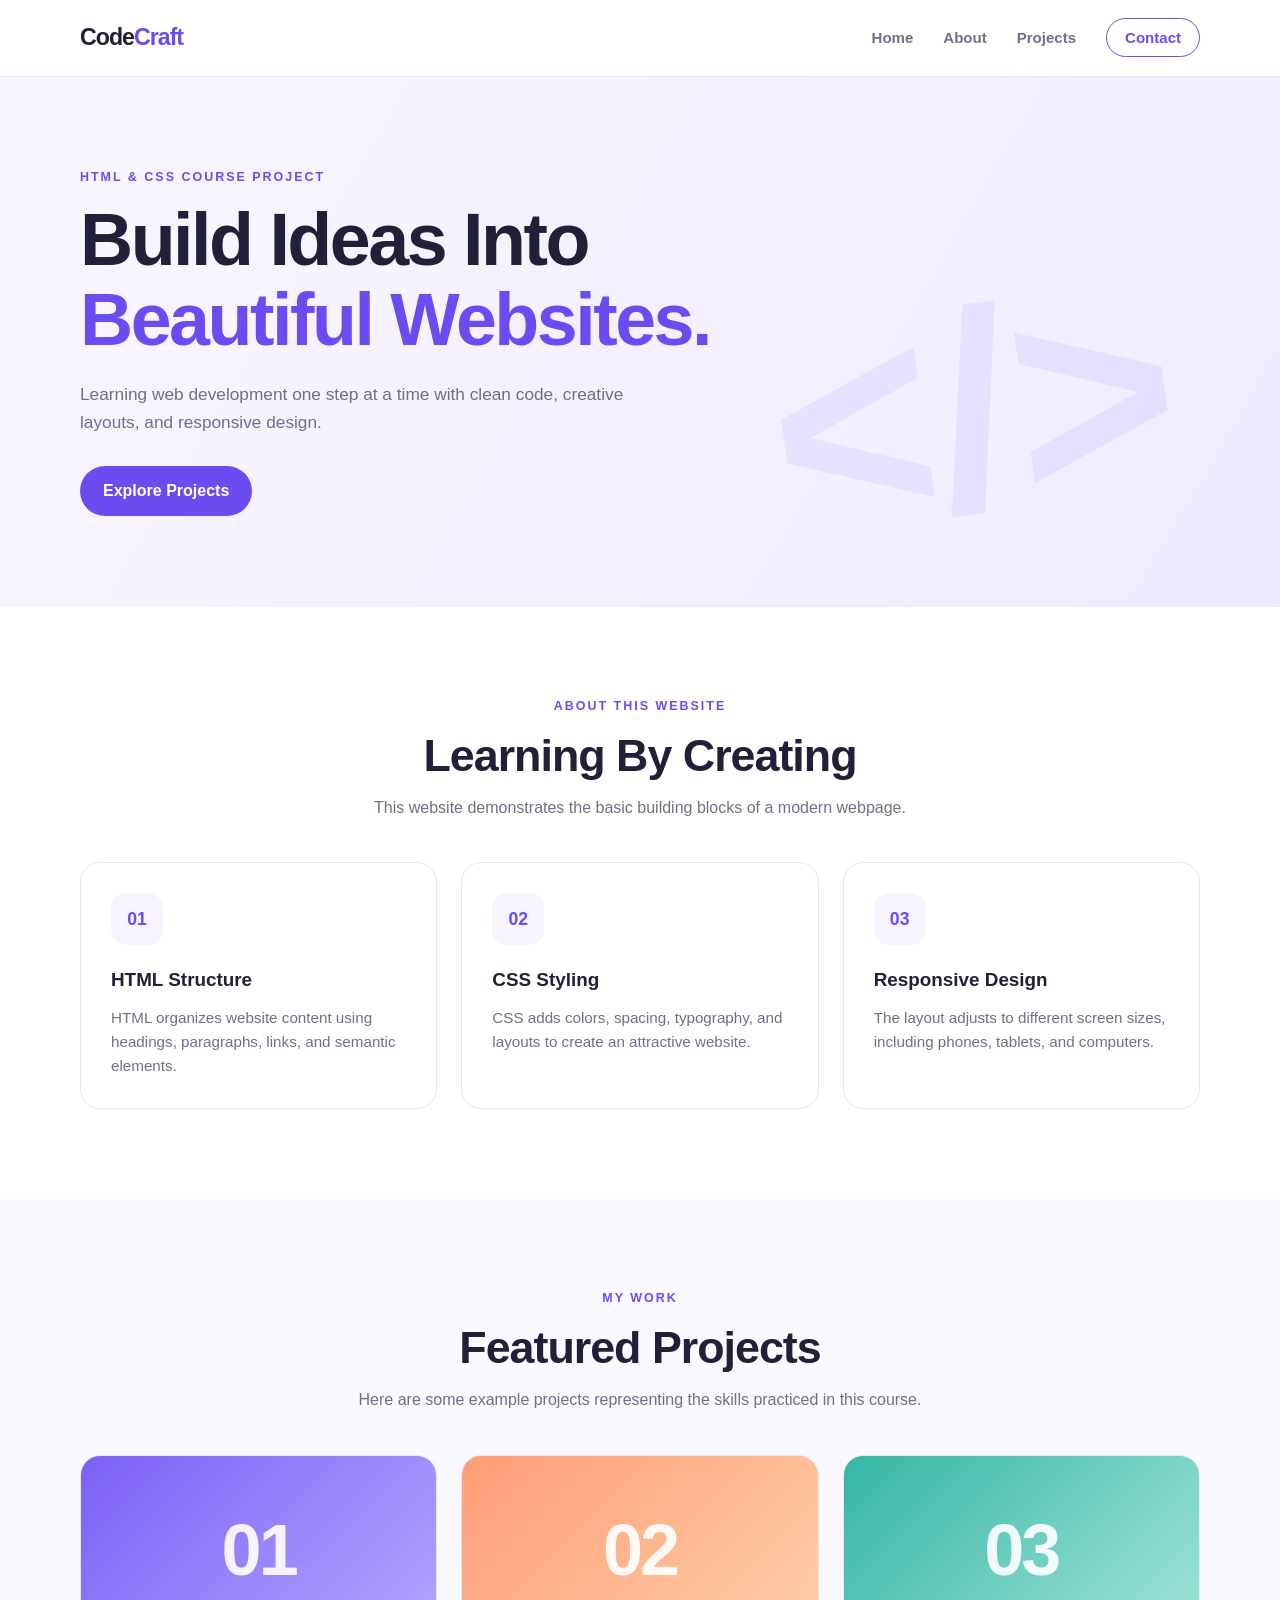
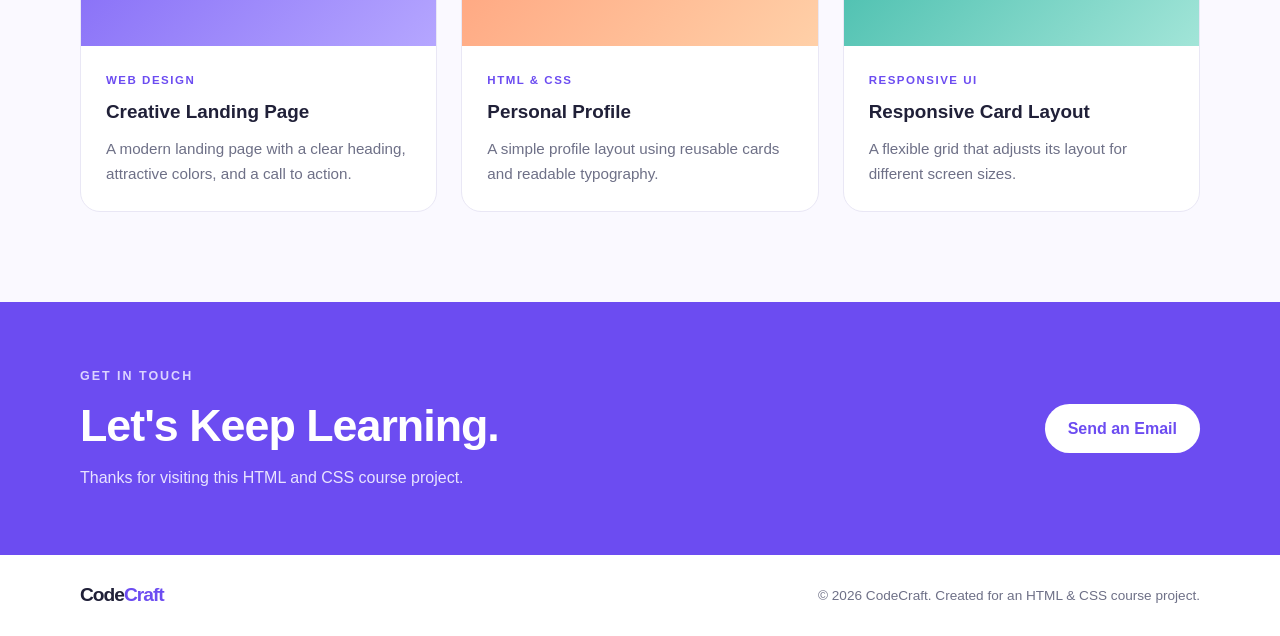
<file: HTML and CSS course/index.html>
<!DOCTYPE html>
<html lang="en">
<head>
    <meta charset="UTF-8">
    <meta name="viewport" content="width=device-width, initial-scale=1.0">
    <meta name="description" content="A responsive website created for an HTML and CSS course project.">
    <title>CodeCraft | HTML & CSS Project</title>
    <link rel="stylesheet" href="style.css">
</head>
<body>

    <!-- Header and Navigation -->
    <header class="site-header">
        <nav class="navbar container">
            <a href="#home" class="logo">Code<span>Craft</span></a>

            <ul class="nav-links">
                <li><a href="#home">Home</a></li>
                <li><a href="#about">About</a></li>
                <li><a href="#projects">Projects</a></li>
                <li><a href="#contact" class="nav-button">Contact</a></li>
            </ul>
        </nav>
    </header>

    <!-- Hero Section -->
    <main>
        <section class="hero" id="home">
            <div class="container hero-content">
                <p class="eyebrow">HTML & CSS COURSE PROJECT</p>

                <h1>
                    Build Ideas Into
                    <span>Beautiful Websites.</span>
                </h1>

                <p class="hero-text">
                    Learning web development one step at a time
                    with clean code, creative layouts, and responsive design.
                </p>

                <a href="#projects" class="button button-primary">
                    Explore Projects
                </a>
            </div>

            <div class="hero-decoration" aria-hidden="true">
                &lt;/&gt;
            </div>
        </section>

        <!-- About Section -->
        <section class="section container" id="about">
            <div class="section-heading">
                <p class="eyebrow">ABOUT THIS WEBSITE</p>
                <h2>Learning By Creating</h2>
                <p>
                    This website demonstrates the basic building blocks
                    of a modern webpage.
                </p>
            </div>

            <div class="feature-grid">
                <article class="feature-card">
                    <div class="feature-icon">01</div>
                    <h3>HTML Structure</h3>
                    <p>
                        HTML organizes website content using headings,
                        paragraphs, links, and semantic elements.
                    </p>
                </article>

                <article class="feature-card">
                    <div class="feature-icon">02</div>
                    <h3>CSS Styling</h3>
                    <p>
                        CSS adds colors, spacing, typography, and layouts
                        to create an attractive website.
                    </p>
                </article>

                <article class="feature-card">
                    <div class="feature-icon">03</div>
                    <h3>Responsive Design</h3>
                    <p>
                        The layout adjusts to different screen sizes,
                        including phones, tablets, and computers.
                    </p>
                </article>
            </div>
        </section>

        <!-- Projects Section -->
        <section class="projects-section" id="projects">
            <div class="container section">
                <div class="section-heading">
                    <p class="eyebrow">MY WORK</p>
                    <h2>Featured Projects</h2>
                    <p>
                        Here are some example projects representing
                        the skills practiced in this course.
                    </p>
                </div>

                <div class="project-grid">
                    <article class="project-card">
                        <div class="project-art art-one">
                            <span>01</span>
                        </div>

                        <div class="project-info">
                            <p class="project-type">WEB DESIGN</p>
                            <h3>Creative Landing Page</h3>
                            <p>
                                A modern landing page with a clear heading,
                                attractive colors, and a call to action.
                            </p>
                        </div>
                    </article>

                    <article class="project-card">
                        <div class="project-art art-two">
                            <span>02</span>
                        </div>

                        <div class="project-info">
                            <p class="project-type">HTML & CSS</p>
                            <h3>Personal Profile</h3>
                            <p>
                                A simple profile layout using reusable
                                cards and readable typography.
                            </p>
                        </div>
                    </article>

                    <article class="project-card">
                        <div class="project-art art-three">
                            <span>03</span>
                        </div>

                        <div class="project-info">
                            <p class="project-type">RESPONSIVE UI</p>
                            <h3>Responsive Card Layout</h3>
                            <p>
                                A flexible grid that adjusts its layout
                                for different screen sizes.
                            </p>
                        </div>
                    </article>
                </div>
            </div>
        </section>

        <!-- Contact Section -->
        <section class="contact-section" id="contact">
            <div class="container contact-content">
                <div>
                    <p class="eyebrow">GET IN TOUCH</p>
                    <h2>Let's Keep Learning.</h2>
                    <p>
                        Thanks for visiting this HTML and CSS course project.
                    </p>
                </div>

                <a href="mailto:hello@example.com"
                   class="button button-light">
                    Send an Email
                </a>
            </div>
        </section>
    </main>

    <!-- Footer -->
    <footer class="site-footer">
        <div class="container footer-content">
            <a href="#home" class="logo footer-logo">
                Code<span>Craft</span>
            </a>

            <p>
                &copy; 2026 CodeCraft.
                Created for an HTML & CSS course project.
            </p>
        </div>
    </footer>

</body>
</html>
</file>
<file: HTML and CSS course/style.css>
/* =====================================
   1. Global Styles
===================================== */

:root {
    --primary: #6c4cf1;
    --primary-dark: #4f35c7;
    --text-color: #202038;
    --muted-color: #6e7087;
    --background: #ffffff;
    --soft-background: #f6f5ff;
    --border-color: #e9e7f5;
    --card-shadow: 0 14px 35px rgba(38, 29, 87, 0.08);
}

* {
    margin: 0;
    padding: 0;
    box-sizing: border-box;
}

html {
    scroll-behavior: smooth;
    scroll-padding-top: 90px;
}

body {
    font-family: Arial, Helvetica, sans-serif;
    background: var(--background);
    color: var(--text-color);
    line-height: 1.6;
}

a {
    color: inherit;
    text-decoration: none;
}

ul {
    list-style: none;
}

.container {
    width: min(100% - 40px, 1120px);
    margin: 0 auto;
}


/* =====================================
   2. Header and Navigation
===================================== */

.site-header {
    position: sticky;
    top: 0;
    z-index: 10;
    background: rgba(255, 255, 255, 0.96);
    border-bottom: 1px solid var(--border-color);
}

.navbar {
    min-height: 76px;
    display: flex;
    justify-content: space-between;
    align-items: center;
    gap: 24px;
}

.logo {
    font-size: 1.45rem;
    font-weight: 800;
    letter-spacing: -1px;
}

.logo span {
    color: var(--primary);
}

.nav-links {
    display: flex;
    align-items: center;
    gap: 30px;
    color: var(--muted-color);
    font-size: 0.94rem;
    font-weight: 600;
}

.nav-links a:hover {
    color: var(--primary);
}

.nav-links .nav-button {
    padding: 10px 18px;
    border: 1px solid var(--primary);
    border-radius: 30px;
    color: var(--primary);
}


/* =====================================
   3. Hero Section
===================================== */

.hero {
    position: relative;
    display: flex;
    align-items: center;
    min-height: 530px;
    overflow: hidden;
    background: linear-gradient(
        120deg,
        #f8f7ff,
        #eeebff
    );
}

.hero-content {
    position: relative;
    z-index: 1;
    padding-top: 90px;
    padding-bottom: 90px;
}

.eyebrow {
    margin-bottom: 12px;
    color: var(--primary);
    font-size: 0.78rem;
    font-weight: 800;
    letter-spacing: 2px;
}

.hero h1 {
    max-width: 720px;
    font-size: clamp(2.6rem, 6vw, 4.6rem);
    line-height: 1.08;
    letter-spacing: -2.5px;
}

.hero h1 span {
    display: block;
    color: var(--primary);
}

.hero-text {
    max-width: 570px;
    margin-top: 22px;
    color: var(--muted-color);
    font-size: 1.08rem;
}

.button {
    display: inline-flex;
    justify-content: center;
    align-items: center;
    min-height: 48px;
    padding: 12px 23px;
    border-radius: 30px;
    font-weight: 700;
    transition: 0.2s ease;
}

.button:hover {
    transform: translateY(-2px);
}

.button-primary {
    margin-top: 30px;
    background: var(--primary);
    color: #ffffff;
}

.button-primary:hover {
    background: var(--primary-dark);
}

.hero-decoration {
    position: absolute;
    right: 8%;
    bottom: 55px;
    color: rgba(108, 76, 241, 0.09);
    font-size: clamp(8rem, 22vw, 18rem);
    font-weight: 900;
    line-height: 1;
    transform: rotate(-8deg);
    user-select: none;
}


/* =====================================
   4. General Section Styles
===================================== */

.section {
    padding-top: 90px;
    padding-bottom: 90px;
}

.section-heading {
    max-width: 650px;
    margin: 0 auto 42px;
    text-align: center;
}

.section-heading h2,
.contact-content h2 {
    font-size: clamp(2rem, 4vw, 2.8rem);
    line-height: 1.2;
    letter-spacing: -1px;
}

.section-heading > p:last-child {
    margin-top: 12px;
    color: var(--muted-color);
}


/* =====================================
   5. Feature Cards
===================================== */

.feature-grid,
.project-grid {
    display: grid;
    grid-template-columns: repeat(3, minmax(0, 1fr));
    gap: 24px;
}

.feature-card {
    padding: 30px;
    border: 1px solid var(--border-color);
    border-radius: 20px;
    background: #ffffff;
    transition: 0.2s ease;
}

.feature-card:hover,
.project-card:hover {
    transform: translateY(-5px);
    box-shadow: var(--card-shadow);
}

.feature-icon {
    display: grid;
    width: 52px;
    height: 52px;
    margin-bottom: 20px;
    place-items: center;
    border-radius: 15px;
    background: var(--soft-background);
    color: var(--primary);
    font-size: 1.1rem;
    font-weight: 800;
}

.feature-card h3,
.project-info h3 {
    margin-bottom: 10px;
    font-size: 1.18rem;
}

.feature-card p,
.project-info > p:last-child {
    color: var(--muted-color);
    font-size: 0.95rem;
}


/* =====================================
   6. Projects Section
===================================== */

.projects-section {
    background: #faf9ff;
}

.project-card {
    overflow: hidden;
    border: 1px solid var(--border-color);
    border-radius: 20px;
    background: #ffffff;
    transition: 0.2s ease;
}

.project-art {
    display: flex;
    justify-content: center;
    align-items: center;
    min-height: 190px;
}

.project-art span {
    color: rgba(255, 255, 255, 0.9);
    font-size: 4.5rem;
    font-weight: 900;
    letter-spacing: -3px;
}

.art-one {
    background: linear-gradient(135deg, #7c61f5, #b5a6ff);
}

.art-two {
    background: linear-gradient(135deg, #ff9c77, #ffd0a8);
}

.art-three {
    background: linear-gradient(135deg, #36b6a5, #a2e5d8);
}

.project-info {
    padding: 25px;
}

.project-type {
    margin-bottom: 8px;
    color: var(--primary);
    font-size: 0.72rem;
    font-weight: 800;
    letter-spacing: 1.5px;
}


/* =====================================
   7. Contact Section
===================================== */

.contact-section {
    background: var(--primary);
    color: #ffffff;
}

.contact-content {
    display: flex;
    justify-content: space-between;
    align-items: center;
    gap: 30px;
    padding-top: 65px;
    padding-bottom: 65px;
}

.contact-content .eyebrow {
    color: #dcd4ff;
}

.contact-content p:last-child {
    margin-top: 12px;
    color: #e8e3ff;
}

.button-light {
    flex-shrink: 0;
    background: #ffffff;
    color: var(--primary);
}

.button-light:hover {
    background: #f0edff;
}


/* =====================================
   8. Footer
===================================== */

.site-footer {
    padding: 25px 0;
    background: #ffffff;
}

.footer-content {
    display: flex;
    justify-content: space-between;
    align-items: center;
    gap: 20px;
}

.footer-logo {
    font-size: 1.2rem;
}

.footer-content p {
    color: var(--muted-color);
    font-size: 0.85rem;
    text-align: right;
}


/* =====================================
   9. Tablet Responsive Design
===================================== */

@media (max-width: 800px) {
    .feature-grid,
    .project-grid {
        grid-template-columns: repeat(2, minmax(0, 1fr));
    }

    .hero-decoration {
        right: -5%;
        opacity: 0.65;
    }

    .contact-content {
        align-items: flex-start;
        flex-direction: column;
    }
}


/* =====================================
   10. Mobile Responsive Design
===================================== */

@media (max-width: 560px) {
    .container {
        width: min(100% - 30px, 1120px);
    }

    .navbar {
        align-items: flex-start;
        flex-direction: column;
        justify-content: center;
        gap: 8px;
        padding: 14px 0;
    }

    .nav-links {
        width: 100%;
        flex-wrap: wrap;
        justify-content: flex-start;
        gap: 12px 18px;
        font-size: 0.86rem;
    }

    .nav-links .nav-button {
        padding: 5px 12px;
    }

    .hero {
        min-height: 470px;
    }

    .hero-content {
        padding-top: 70px;
        padding-bottom: 70px;
    }

    .hero h1 {
        letter-spacing: -1.5px;
    }

    .hero-text {
        font-size: 1rem;
    }

    .section {
        padding-top: 65px;
        padding-bottom: 65px;
    }

    .feature-grid,
    .project-grid {
        grid-template-columns: 1fr;
    }

    .feature-card {
        padding: 25px;
    }

    .contact-content {
        padding-top: 50px;
        padding-bottom: 50px;
    }

    .footer-content {
        align-items: flex-start;
        flex-direction: column;
    }

    .footer-content p {
        text-align: left;
    }
}


/* =====================================
   11. Accessibility
===================================== */

@media (prefers-reduced-motion: reduce) {
    html {
        scroll-behavior: auto;
    }

    *,
    *::before,
    *::after {
        transition-duration: 0.01ms !important;
    }
}
</file>
